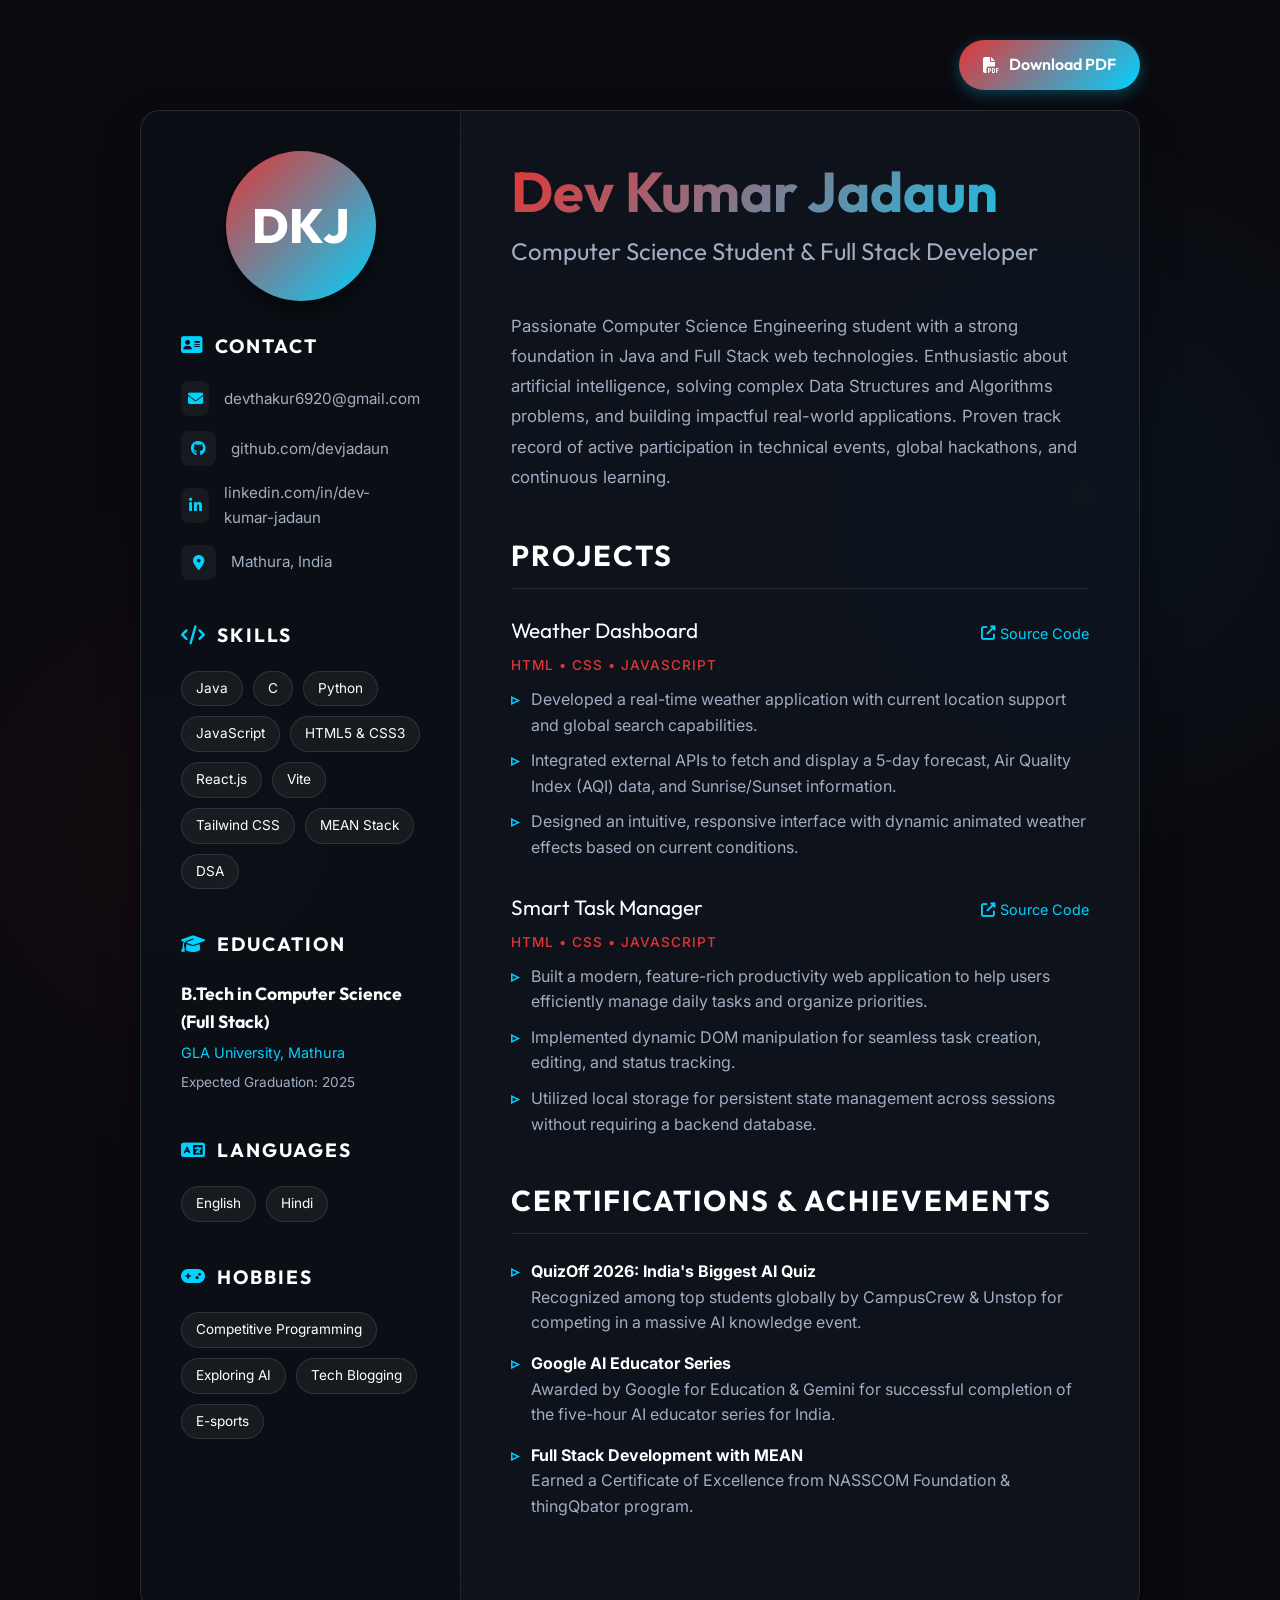
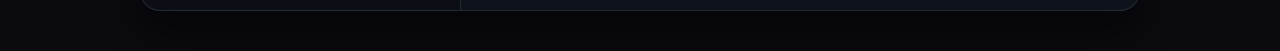
<file: resume.html>
<!DOCTYPE html>
<html lang="en">
<head>
    <meta charset="UTF-8">
    <meta name="viewport" content="width=device-width, initial-scale=1.0">
    <title>Resume | Dev Kumar Jadaun</title>
    <link href="https://fonts.googleapis.com/css2?family=Outfit:wght@400;600;800&family=Inter:wght@300;400;500&display=swap" rel="stylesheet">
    <link rel="stylesheet" href="https://cdnjs.cloudflare.com/ajax/libs/font-awesome/6.4.0/css/all.min.css">
    <style>
        :root {
            /* Screen Theme (Dark & Premium) */
            --bg-color: #0a0a0f;
            --surface-color: rgba(15, 20, 30, 0.85);
            --text-primary: #ffffff;
            --text-secondary: #a0aec0;
            --accent-gradient: linear-gradient(135deg, #e23636, #00d2ff);
            --accent-solid: #00d2ff;
            --border-color: rgba(255,255,255,0.1);
            
            --font-heading: 'Outfit', sans-serif;
            --font-body: 'Inter', sans-serif;
        }
        
        * { margin: 0; padding: 0; box-sizing: border-box; }
        
        body {
            background-color: var(--bg-color);
            color: var(--text-primary);
            font-family: var(--font-body);
            line-height: 1.6;
            padding: 40px 20px;
            background-image: 
                radial-gradient(circle at 15% 50%, rgba(226, 54, 54, 0.05), transparent 25%),
                radial-gradient(circle at 85% 30%, rgba(0, 210, 255, 0.05), transparent 25%);
        }
        
        .action-bar {
            max-width: 1000px;
            margin: 0 auto 20px;
            display: flex;
            justify-content: flex-end;
        }
        
        .download-btn {
            padding: 12px 24px;
            background: var(--accent-gradient);
            color: white;
            text-decoration: none;
            border-radius: 50px;
            font-weight: 600;
            font-family: var(--font-heading);
            display: flex;
            align-items: center;
            gap: 10px;
            box-shadow: 0 4px 15px rgba(0, 210, 255, 0.3);
            transition: transform 0.2s, box-shadow 0.2s;
        }
        
        .download-btn:hover {
            transform: translateY(-2px);
            box-shadow: 0 6px 20px rgba(0, 210, 255, 0.5);
        }

        .resume-container {
            max-width: 1000px;
            margin: 0 auto;
            background: var(--surface-color);
            backdrop-filter: blur(20px);
            border: 1px solid var(--border-color);
            border-radius: 20px;
            box-shadow: 0 20px 40px rgba(0,0,0,0.4);
            display: grid;
            grid-template-columns: 320px 1fr;
            overflow: hidden;
        }
        
        /* Left Sidebar */
        .sidebar {
            background: rgba(0, 0, 0, 0.2);
            padding: 40px;
            border-right: 1px solid var(--border-color);
        }
        
        .profile-pic {
            width: 150px;
            height: 150px;
            border-radius: 50%;
            background: var(--accent-gradient);
            margin: 0 auto 30px;
            display: flex;
            justify-content: center;
            align-items: center;
            font-size: 3rem;
            color: white;
            font-family: var(--font-heading);
            font-weight: 800;
            box-shadow: 0 10px 25px rgba(0,0,0,0.5);
        }
        
        .sidebar-section {
            margin-bottom: 40px;
        }
        
        h3 {
            font-family: var(--font-heading);
            font-size: 1.2rem;
            text-transform: uppercase;
            letter-spacing: 2px;
            margin-bottom: 20px;
            color: var(--text-primary);
            display: flex;
            align-items: center;
            gap: 10px;
        }
        
        h3 i { color: var(--accent-solid); }
        
        .contact-list {
            list-style: none;
            display: flex;
            flex-direction: column;
            gap: 15px;
        }
        
        .contact-list li {
            display: flex;
            align-items: center;
            gap: 15px;
            color: var(--text-secondary);
            font-size: 0.95rem;
        }
        
        .contact-list a {
            color: var(--text-secondary);
            text-decoration: none;
            transition: color 0.2s;
        }
        
        .contact-list a:hover {
            color: var(--text-primary);
        }
        
        .contact-icon {
            width: 35px;
            height: 35px;
            border-radius: 8px;
            background: rgba(255,255,255,0.05);
            display: flex;
            justify-content: center;
            align-items: center;
            color: var(--accent-solid);
        }
        
        .skill-tags {
            display: flex;
            flex-wrap: wrap;
            gap: 10px;
        }
        
        .skill-tag {
            background: rgba(255,255,255,0.05);
            border: 1px solid rgba(255,255,255,0.1);
            padding: 6px 14px;
            border-radius: 50px;
            font-size: 0.85rem;
            color: var(--text-primary);
        }
        
        .education-item h4 {
            font-family: var(--font-heading);
            font-size: 1.1rem;
            margin-bottom: 5px;
        }
        
        .education-item p {
            color: var(--accent-solid);
            font-size: 0.9rem;
            margin-bottom: 5px;
        }
        
        .education-item span {
            color: var(--text-secondary);
            font-size: 0.85rem;
        }

        /* Right Content Area */
        .content {
            padding: 50px;
        }
        
        .header {
            margin-bottom: 40px;
        }
        
        h1 {
            font-family: var(--font-heading);
            font-size: 3.5rem;
            line-height: 1.1;
            margin-bottom: 10px;
            background: var(--accent-gradient);
            -webkit-background-clip: text;
            -webkit-text-fill-color: transparent;
        }
        
        h2 {
            font-family: var(--font-heading);
            font-weight: 400;
            font-size: 1.5rem;
            color: var(--text-secondary);
        }
        
        .summary {
            font-size: 1.05rem;
            color: var(--text-secondary);
            margin-bottom: 40px;
            line-height: 1.8;
        }
        
        .content-section {
            margin-bottom: 40px;
        }
        
        .section-title {
            font-family: var(--font-heading);
            font-size: 1.8rem;
            margin-bottom: 25px;
            padding-bottom: 10px;
            border-bottom: 1px solid var(--border-color);
            color: var(--text-primary);
        }
        
        .project-item {
            margin-bottom: 30px;
        }
        
        .project-header {
            display: flex;
            justify-content: space-between;
            align-items: baseline;
            margin-bottom: 8px;
        }
        
        .project-title {
            font-family: var(--font-heading);
            font-size: 1.3rem;
            color: var(--text-primary);
        }
        
        .project-link {
            font-size: 0.9rem;
            color: var(--accent-solid);
            text-decoration: none;
            display: flex;
            align-items: center;
            gap: 5px;
        }
        
        .project-tech {
            font-size: 0.85rem;
            color: #e23636; /* Red accent for tech stack */
            margin-bottom: 10px;
            font-weight: 500;
            text-transform: uppercase;
            letter-spacing: 1px;
        }
        
        .bullet-list {
            list-style-type: none;
            color: var(--text-secondary);
        }
        
        .bullet-list li {
            margin-bottom: 10px;
            padding-left: 20px;
            position: relative;
        }
        
        .bullet-list li::before {
            content: '▹';
            position: absolute;
            left: 0;
            color: var(--accent-solid);
            font-weight: bold;
        }
        
        .cert-list li {
            margin-bottom: 15px;
        }
        
        .cert-list strong {
            color: var(--text-primary);
        }

        /* Print Styles - Overrides dark theme to make it ink-friendly */
        @media print {
            body {
                background: white;
                color: #222;
                padding: 0;
            }
            .action-bar { display: none; }
            .resume-container {
                box-shadow: none;
                border: none;
                border-radius: 0;
                grid-template-columns: 280px 1fr;
                max-width: 100%;
                background: white;
            }
            .sidebar {
                background: #f8f9fa;
                border-right: 1px solid #ddd;
                padding: 30px 20px;
            }
            .content {
                padding: 30px 40px;
            }
            h1 {
                background: none;
                -webkit-background-clip: unset;
                -webkit-text-fill-color: unset;
                color: #111;
            }
            h3, .section-title {
                color: #111;
                border-bottom-color: #ddd;
            }
            .contact-list a, .summary, .bullet-list, .education-item span {
                color: #444;
            }
            .skill-tag {
                background: #e9ecef;
                border-color: #dee2e6;
                color: #222;
            }
            .contact-icon {
                background: none;
                color: #444;
                width: 25px;
            }
            h3 i { color: #444; }
            .project-tech { color: #666; }
            .bullet-list li::before { color: #666; }
            .profile-pic {
                box-shadow: none;
                border: 2px solid #ddd;
            }
        }
        
        @media (max-width: 768px) {
            .resume-container {
                grid-template-columns: 1fr;
            }
            .sidebar {
                border-right: none;
                border-bottom: 1px solid var(--border-color);
            }
        }
    </style>
</head>
<body>

    <div class="action-bar">
        <a href="#" class="download-btn" onclick="window.print(); return false;">
            <i class="fas fa-file-pdf"></i> Download PDF
        </a>
    </div>

    <div class="resume-container">
        <!-- Left Sidebar -->
        <div class="sidebar">
            <div class="profile-pic">
                DKJ
            </div>
            
            <div class="sidebar-section">
                <h3><i class="fas fa-address-card"></i> Contact</h3>
                <ul class="contact-list">
                    <li>
                        <div class="contact-icon"><i class="fas fa-envelope"></i></div>
                        <a href="mailto:devthakur6920@gmail.com">devthakur6920@gmail.com</a>
                    </li>
                    <li>
                        <div class="contact-icon"><i class="fab fa-github"></i></div>
                        <a href="https://github.com/devjadaun" target="_blank">github.com/devjadaun</a>
                    </li>
                    <li>
                        <div class="contact-icon"><i class="fab fa-linkedin-in"></i></div>
                        <a href="https://www.linkedin.com/in/dev-kumar-jadaun-479172396" target="_blank">linkedin.com/in/dev-kumar-jadaun</a>
                    </li>
                    <li>
                        <div class="contact-icon"><i class="fas fa-map-marker-alt"></i></div>
                        <span>Mathura, India</span>
                    </li>
                </ul>
            </div>
            
            <div class="sidebar-section">
                <h3><i class="fas fa-code"></i> Skills</h3>
                <div class="skill-tags">
                    <span class="skill-tag">Java</span>
                    <span class="skill-tag">C</span>
                    <span class="skill-tag">Python</span>
                    <span class="skill-tag">JavaScript</span>
                    <span class="skill-tag">HTML5 & CSS3</span>
                    <span class="skill-tag">React.js</span>
                    <span class="skill-tag">Vite</span>
                    <span class="skill-tag">Tailwind CSS</span>
                    <span class="skill-tag">MEAN Stack</span>
                    <span class="skill-tag">DSA</span>
                </div>
            </div>
            
            <div class="sidebar-section">
                <h3><i class="fas fa-graduation-cap"></i> Education</h3>
                <div class="education-item">
                    <h4>B.Tech in Computer Science (Full Stack)</h4>
                    <p>GLA University, Mathura</p>
                    <span>Expected Graduation: 2025</span>
                </div>
            </div>
            
            <div class="sidebar-section">
                <h3><i class="fas fa-language"></i> Languages</h3>
                <div class="skill-tags">
                    <span class="skill-tag">English</span>
                    <span class="skill-tag">Hindi</span>
                </div>
            </div>
            
            <div class="sidebar-section">
                <h3><i class="fas fa-gamepad"></i> Hobbies</h3>
                <div class="skill-tags">
                    <span class="skill-tag">Competitive Programming</span>
                    <span class="skill-tag">Exploring AI</span>
                    <span class="skill-tag">Tech Blogging</span>
                    <span class="skill-tag">E-sports</span>
                </div>
            </div>
        </div>

        <!-- Right Content Area -->
        <div class="content">
            <div class="header">
                <h1>Dev Kumar Jadaun</h1>
                <h2>Computer Science Student & Full Stack Developer</h2>
            </div>
            
            <p class="summary">
                Passionate Computer Science Engineering student with a strong foundation in Java and Full Stack web technologies. Enthusiastic about artificial intelligence, solving complex Data Structures and Algorithms problems, and building impactful real-world applications. Proven track record of active participation in technical events, global hackathons, and continuous learning.
            </p>
            
            <div class="content-section">
                <h3 class="section-title">Projects</h3>
                
                <div class="project-item">
                    <div class="project-header">
                        <div class="project-title">Weather Dashboard</div>
                        <a href="https://github.com/devjadaun/weather-dashboard" target="_blank" class="project-link">
                            <i class="fas fa-external-link-alt"></i> Source Code
                        </a>
                    </div>
                    <div class="project-tech">HTML • CSS • JavaScript</div>
                    <ul class="bullet-list">
                        <li>Developed a real-time weather application with current location support and global search capabilities.</li>
                        <li>Integrated external APIs to fetch and display a 5-day forecast, Air Quality Index (AQI) data, and Sunrise/Sunset information.</li>
                        <li>Designed an intuitive, responsive interface with dynamic animated weather effects based on current conditions.</li>
                    </ul>
                </div>
                
                <div class="project-item">
                    <div class="project-header">
                        <div class="project-title">Smart Task Manager</div>
                        <a href="https://github.com/devjadaun/smart-task-manager" target="_blank" class="project-link">
                            <i class="fas fa-external-link-alt"></i> Source Code
                        </a>
                    </div>
                    <div class="project-tech">HTML • CSS • JavaScript</div>
                    <ul class="bullet-list">
                        <li>Built a modern, feature-rich productivity web application to help users efficiently manage daily tasks and organize priorities.</li>
                        <li>Implemented dynamic DOM manipulation for seamless task creation, editing, and status tracking.</li>
                        <li>Utilized local storage for persistent state management across sessions without requiring a backend database.</li>
                    </ul>
                </div>
            </div>
            
            <div class="content-section">
                <h3 class="section-title">Certifications & Achievements</h3>
                <ul class="bullet-list cert-list">
                    <li><strong>QuizOff 2026: India's Biggest AI Quiz</strong><br> Recognized among top students globally by CampusCrew & Unstop for competing in a massive AI knowledge event.</li>
                    <li><strong>Google AI Educator Series</strong><br> Awarded by Google for Education & Gemini for successful completion of the five-hour AI educator series for India.</li>
                    <li><strong>Full Stack Development with MEAN</strong><br> Earned a Certificate of Excellence from NASSCOM Foundation & thingQbator program.</li>
                </ul>
            </div>
            
        </div>
    </div>

</body>
</html>
</file>
